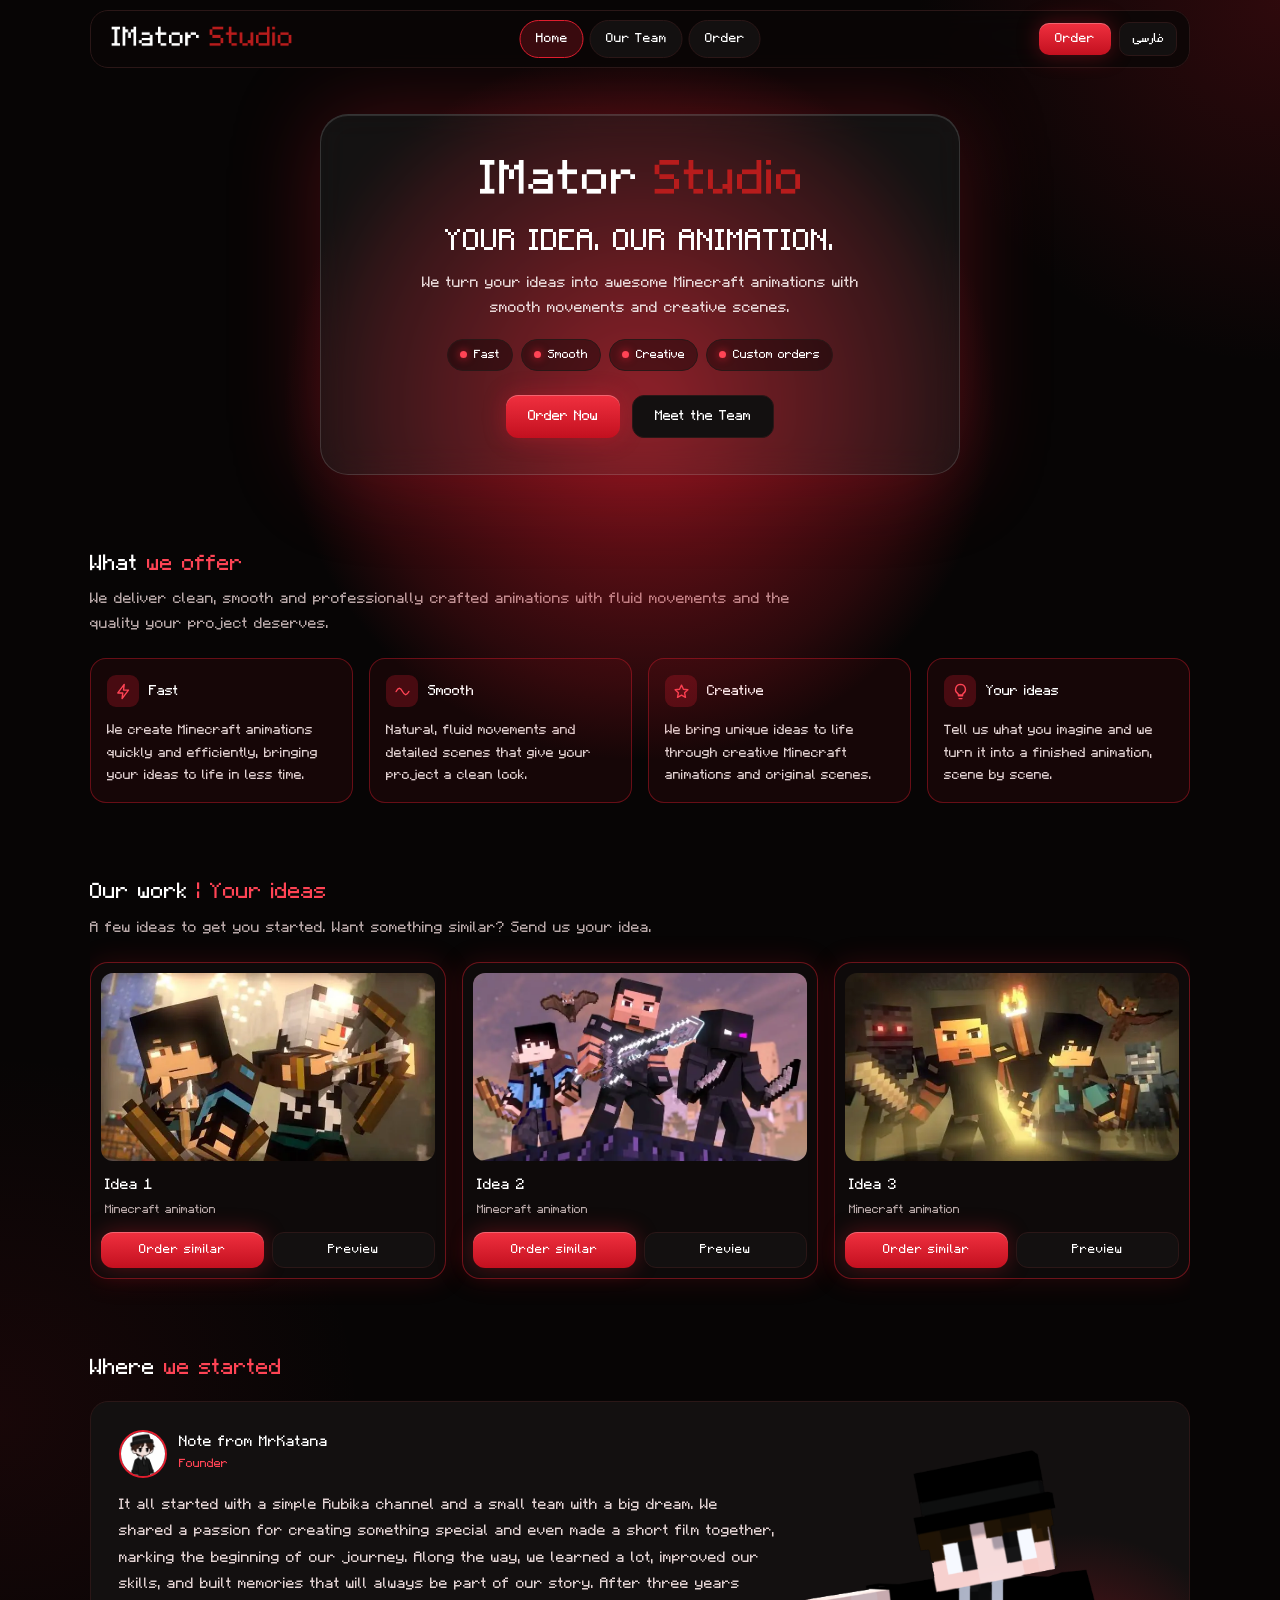
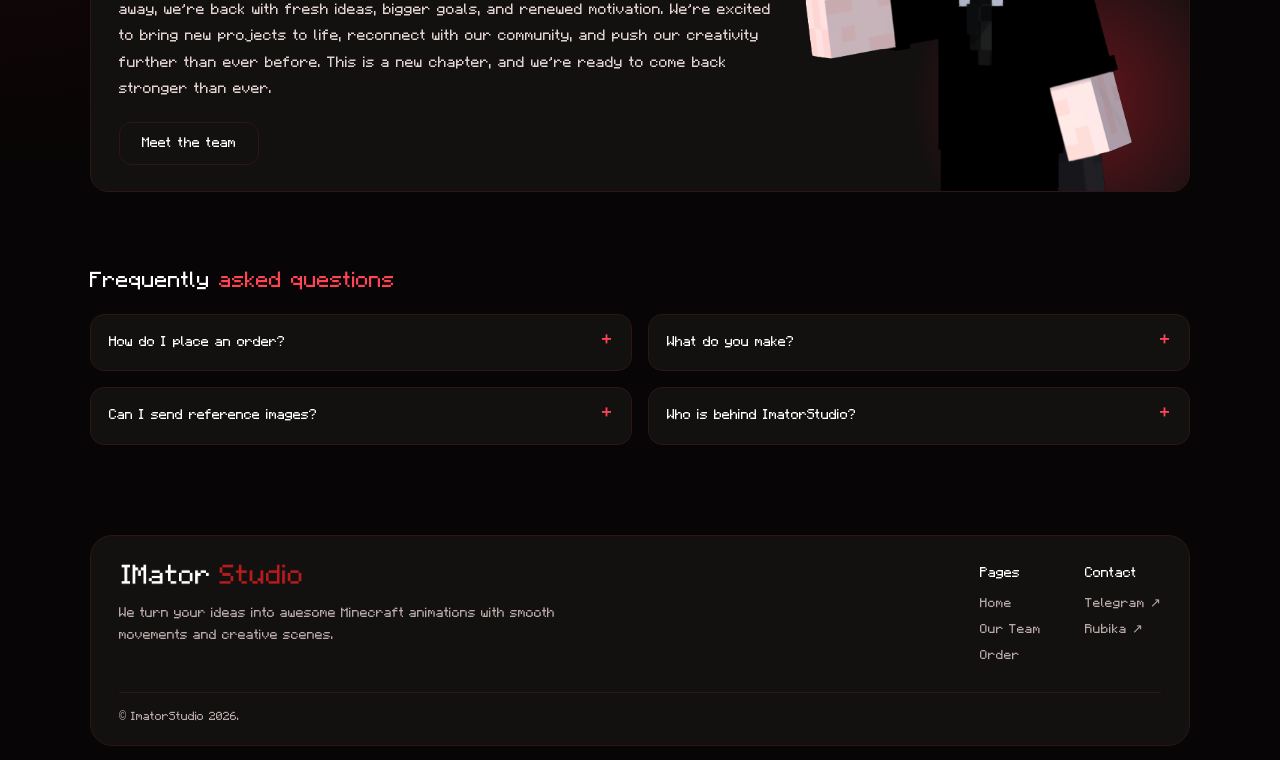
<file: index.html>
<!DOCTYPE html>
<html lang="en"><head>
<meta charset="utf-8"><script>try{if(localStorage.getItem("lang")==="fa"){var h=document.documentElement;h.lang="fa";h.dir="rtl"}}catch(e){}</script><script>if(/^https?:/.test(location.protocol)&&/\.html$/.test(location.pathname)){location.replace(location.pathname.replace(/(^|\/)(index)?\.html$/,"$1").replace(/\.html$/,"")+location.search+location.hash)}</script><meta name="viewport" content="width=device-width, initial-scale=1, viewport-fit=cover">
<title data-i18n="meta.index.title">ImatorStudio | Custom Minecraft Animation Studio</title><meta name="description" content="ImatorStudio makes fast, smooth and creative custom Minecraft animations from your ideas. See our work and order your animation on Telegram or Rubika." data-i18n-attr="content:meta.index.desc"><meta name="robots" content="index, follow, max-image-preview:large, max-snippet:-1"><link rel="canonical" href="https://imatorstudio.ir/"><meta name="theme-color" content="#0b0b12"><meta property="og:type" content="website"><meta property="og:site_name" content="ImatorStudio"><meta property="og:title" content="ImatorStudio | Custom Minecraft Animation Studio"><meta property="og:description" content="ImatorStudio makes fast, smooth and creative custom Minecraft animations from your ideas. See our work and order your animation on Telegram or Rubika."><meta property="og:url" content="https://imatorstudio.ir/"><meta property="og:image" content="https://imatorstudio.ir/images/og-image.png"><meta property="og:image:alt" content="ImatorStudio Minecraft animation studio"><meta property="og:locale" content="en_US"><meta property="og:locale:alternate" content="fa_IR"><meta name="twitter:card" content="summary_large_image"><meta name="twitter:title" content="ImatorStudio | Custom Minecraft Animation Studio"><meta name="twitter:description" content="ImatorStudio makes fast, smooth and creative custom Minecraft animations from your ideas. See our work and order your animation on Telegram or Rubika."><meta name="twitter:image" content="https://imatorstudio.ir/images/og-image.png"><script type="application/ld+json">{"@context":"https://schema.org","@graph":[{"@type":"Organization","@id":"https://imatorstudio.ir/#org","name":"ImatorStudio","url":"https://imatorstudio.ir/","logo":"https://imatorstudio.ir/images/logo.webp","image":"https://imatorstudio.ir/images/og-image.png","description":"Minecraft animation studio creating custom, smooth and creative animations from your ideas.","founder":{"@type":"Person","name":"MrKatana"},"sameAs":["https://t.me/MrKatana_Real","https://rubika.ir/@ImatorStudioSupport","https://www.youtube.com/@MrKatanaChannel","https://discord.gg/VsxPGXaeUb","https://www.instagram.com/_mrkatana_"]},{"@type":"WebSite","@id":"https://imatorstudio.ir/#website","url":"https://imatorstudio.ir/","name":"ImatorStudio","publisher":{"@id":"https://imatorstudio.ir/#org"},"inLanguage":["en","fa"]},{"@type":"FAQPage","mainEntity":[{"@type":"Question","name":"How do I place an order?","acceptedAnswer":{"@type":"Answer","text":"Message us on Telegram or Rubika with your idea, details and any reference images. The order page has both links."}},{"@type":"Question","name":"What do you make?","acceptedAnswer":{"@type":"Answer","text":"Custom Minecraft animations, built from your ideas with smooth movements and creative scenes."}},{"@type":"Question","name":"Can I send reference images?","acceptedAnswer":{"@type":"Answer","text":"Yes. Reference images help us understand your idea, so send as many as you like with your message."}},{"@type":"Question","name":"Who is behind ImatorStudio?","acceptedAnswer":{"@type":"Answer","text":"A small team led by founder MrKatana. You can meet everyone on the team page."}}]}]}</script>
<link rel="icon" type="image/webp" href="images/favicon.webp"><link rel="apple-touch-icon" href="images/favicon.webp">
<link rel="stylesheet" href="css/style.css">
</head><body>
<header><div class="bar">
<a class="brand" href="/"><img src="images/logo.webp" alt="ImatorStudio"></a>
<nav class="main" id="menu" aria-label="Main navigation" data-i18n-attr="aria-label:aria.nav"><a href="/" data-i18n="nav.home">Home</a><a href="/team" data-i18n="nav.team">Our Team</a><a href="/order" data-i18n="nav.order">Order</a></nav>
<div class="right"><a class="btn sm" href="/order" data-i18n="nav.order">Order</a>
<button class="btn ghost sm lang" id="langBtn" type="button" aria-label="Switch language" data-i18n-attr="aria-label:aria.lang">فارسی</button>
<button class="burger" type="button" aria-label="Menu" data-i18n-attr="aria-label:aria.menu" aria-expanded="false" aria-controls="menu"><i></i><i></i><i></i></button></div>
</div></header>
<main>
<section class="hero" style="margin-top:46px">
<div class="hero-card">
<img class="logo" src="images/logo.webp" alt="ImatorStudio">
<h1 class="px" data-i18n="hero.h1">Your idea. Our animation.</h1>
<p class="lead" data-i18n="about.blurb">We turn your ideas into awesome Minecraft animations with smooth movements and creative scenes.</p>
<div class="chips"><span class="chip" data-i18n="chip.fast">Fast</span><span class="chip" data-i18n="chip.smooth">Smooth</span><span class="chip" data-i18n="chip.creative">Creative</span><span class="chip" data-i18n="chip.custom">Custom orders</span></div>
<div class="cta"><a class="btn" href="/order" data-i18n="hero.order">Order Now</a><a class="btn ghost" href="/team" data-i18n="hero.meet">Meet the Team</a></div>
</div></section>

<section class="reveal"><h2 class="t" data-i18n="offer.h2">What <b>we offer</b></h2>
<p class="sub" data-i18n="offer.sub">We deliver clean, smooth and professionally crafted animations with fluid movements and the quality your project deserves.</p>
<div class="grid g4">
<article class="feat"><h3><span class="ic"><svg viewBox="0 0 24 24"><path d="M13 2 4 14h7l-1 8 9-12h-7z"/></svg></span><span data-i18n="feat.fast">Fast</span></h3><p data-i18n="feat.fast.p">We create Minecraft animations quickly and efficiently, bringing your ideas to life in less time.</p></article>
<article class="feat"><h3><span class="ic"><svg viewBox="0 0 24 24"><path d="M3 12c3-6 6-6 9 0s6 6 9 0"/></svg></span><span data-i18n="feat.smooth">Smooth</span></h3><p data-i18n="feat.smooth.p">Natural, fluid movements and detailed scenes that give your project a clean look.</p></article>
<article class="feat"><h3><span class="ic"><svg viewBox="0 0 24 24"><path d="m12 3 2.7 5.800 6.300.800-4.600 4.300 1.200 6.300L12 17.200 6.400 20.200l1.200-6.300L3 9.600l6.300-.800z"/></svg></span><span data-i18n="feat.creative">Creative</span></h3><p data-i18n="feat.creative.p">We bring unique ideas to life through creative Minecraft animations and original scenes.</p></article>
<article class="feat"><h3><span class="ic"><svg viewBox="0 0 24 24"><path d="M9 18h6M10 22h4M12 2a7 7 0 0 0-4 12.700c.6.500 1 1.200 1 2V17h6v-.300c0-.800.400-1.500 1-2A7 7 0 0 0 12 2z"/></svg></span><span data-i18n="feat.ideas">Your ideas</span></h3><p data-i18n="feat.ideas.p">Tell us what you imagine and we turn it into a finished animation, scene by scene.</p></article>
</div></section>

<section class="reveal"><h2 class="t" data-i18n="work.h2">Our work <b>| Your ideas</b></h2>
<p class="sub" data-i18n="work.sub1">A few ideas to get you started. Want something similar? Send us your idea.</p>
<div class="grid g3 reveal"><article class="work"><div class="th"><img src="images/order-example-1.webp" alt="Minecraft animation idea 1 by ImatorStudio" loading="lazy"></div><h3 data-i18n="work.idea1">Idea 1</h3><small data-i18n="work.small">Minecraft animation</small><div class="btns"><a class="btn" href="/order" data-i18n="work.similar">Order similar</a><a class="btn ghost" href="images/order-example-1.webp" target="_blank" rel="noopener" data-i18n="work.preview">Preview</a></div></article><article class="work"><div class="th"><img src="images/order-example-2.webp" alt="Minecraft animation idea 2 by ImatorStudio" loading="lazy"></div><h3 data-i18n="work.idea2">Idea 2</h3><small data-i18n="work.small">Minecraft animation</small><div class="btns"><a class="btn" href="/order" data-i18n="work.similar">Order similar</a><a class="btn ghost" href="images/order-example-2.webp" target="_blank" rel="noopener" data-i18n="work.preview">Preview</a></div></article><article class="work"><div class="th"><img src="images/order-example-3.webp" alt="Minecraft animation idea 3 by ImatorStudio" loading="lazy"></div><h3 data-i18n="work.idea3">Idea 3</h3><small data-i18n="work.small">Minecraft animation</small><div class="btns"><a class="btn" href="/order" data-i18n="work.similar">Order similar</a><a class="btn ghost" href="images/order-example-3.webp" target="_blank" rel="noopener" data-i18n="work.preview">Preview</a></div></article></div></section>

<section class="reveal"><h2 class="t" data-i18n="story.h2">Where <b>we started</b></h2>
<div class="glass story" style="margin-top:16px"><div style="position:relative">
<div class="who"><img src="images/team/member-1.webp" alt="MrKatana"><div><b data-i18n="story.note">Note from MrKatana</b><span data-i18n="role.founder">Founder</span></div></div>
<p data-i18n="story.p">It all started with a simple Rubika channel and a small team with a big dream. We shared a passion for creating something special and even made a short film together, marking the beginning of our journey. Along the way, we learned a lot, improved our skills, and built memories that will always be part of our story. After three years away, we're back with fresh ideas, bigger goals, and renewed motivation. We're excited to bring new projects to life, reconnect with our community, and push our creativity further than ever before. This is a new chapter, and we're ready to come back stronger than ever.</p>
<a class="btn ghost" href="/team" data-i18n="hero.meet">Meet the team</a></div>
<img src="images/character.webp" alt="MrKatana, founder of ImatorStudio" loading="lazy"></div></section>

<section class="reveal"><h2 class="t" data-i18n="faq.h2">Frequently <b>asked questions</b></h2>
<div class="grid g2" style="margin-top:16px">
<details><summary data-i18n="faq.q1">How do I place an order?</summary><p data-i18n="faq.a1">Message us on Telegram or Rubika with your idea, details and any reference images. The order page has both links.</p></details>
<details><summary data-i18n="faq.q2">What do you make?</summary><p data-i18n="faq.a2">Custom Minecraft animations, built from your ideas with smooth movements and creative scenes.</p></details>
<details><summary data-i18n="faq.q3">Can I send reference images?</summary><p data-i18n="faq.a3">Yes. Reference images help us understand your idea, so send as many as you like with your message.</p></details>
<details><summary data-i18n="faq.q4">Who is behind ImatorStudio?</summary><p data-i18n="faq.a4">A small team led by founder MrKatana. You can meet everyone on the team page.</p></details>
</div></section>
</main>
<footer><div class="ft"><div class="about"><img src="images/logo.webp" alt="ImatorStudio"><p data-i18n="about.blurb">We turn your ideas into awesome Minecraft animations with smooth movements and creative scenes.</p></div>
<div class="cols"><div><h4 data-i18n="footer.pages">Pages</h4><a href="/" data-i18n="nav.home">Home</a><a href="/team" data-i18n="nav.team">Our Team</a><a href="/order" data-i18n="nav.order">Order</a></div>
<div><h4 data-i18n="footer.contact">Contact</h4><a href="https://t.me/MrKatana_Real" target="_blank" rel="noopener noreferrer" data-i18n="footer.tg">Telegram ↗</a><a href="https://rubika.ir/@ImatorStudioSupport" target="_blank" rel="noopener noreferrer" data-i18n="footer.rb">Rubika ↗</a></div></div></div>
<div class="copy">© ImatorStudio <span class="year"></span>.</div></footer>
<script src="js/lang.js"></script>
<script src="js/main.js"></script>
</body></html>
</file>
<file: css/style.css>
@font-face{font-family:'Minecraft';src:url('../fonts/Minecraft.woff2') format('woff2');font-display:swap}
@font-face{font-family:'RooyinFree';src:url('../fonts/RooyinFree-Regular.ttf') format('truetype');font-display:swap;unicode-range:U+0600-06FF,U+0750-077F,U+08A0-08FF,U+FB50-FDFF,U+FE70-FEFF,U+200C-200D}
:root{--bg:#070505;--surf:#131010;--line:#2b1717;--red:#e11d2e;--red2:#ff4455;--glow:rgba(225,29,46,.35);--mute:#b9a9a9;--px:'Minecraft','RooyinFree','Courier New',monospace;--ease:cubic-bezier(.2,.75,.25,1)}
*{box-sizing:border-box;margin:0}
html{scroll-behavior:smooth}
body{background:var(--bg);color:#fff;font:400 15px/1.65 var(--px);min-height:100dvh;display:flex;flex-direction:column;overflow-x:hidden;
background-image:radial-gradient(520px 520px at 100% 0,rgba(225,29,46,.18),transparent 70%),radial-gradient(520px 520px at 0 60%,rgba(225,29,46,.08),transparent 70%)}
img{max-width:100%;display:block}a{color:inherit}
.px{font-family:var(--px);font-weight:400;letter-spacing:.03em;text-transform:uppercase}
/* header */
header{position:sticky;top:calc(env(safe-area-inset-top,0px) + 10px);z-index:50;width:min(1100px,calc(100% - 24px));margin:10px auto 0}
.bar{position:relative;display:flex;align-items:center;gap:10px;height:58px;padding:0;padding-inline:18px 12px;border:1px solid var(--line);border-radius:18px;background:rgba(10,7,7,.82);backdrop-filter:blur(14px)}
.brand img{height:30px;width:auto}
nav.main{position:absolute;left:50%;transform:translateX(-50%);display:flex;gap:6px}
nav.main a{font-size:13px;font-weight:500;text-decoration:none;padding:7px 15px;border:1px solid var(--line);border-radius:99px;background:var(--surf);transition:.2s}
nav.main a:hover{border-color:var(--red);box-shadow:0 0 14px var(--glow)}
nav.main a[aria-current]{background:rgba(225,29,46,.22);border-color:var(--red)}
.right{margin-inline-start:auto;display:flex;gap:8px;align-items:center}
.burger{background:var(--surf);border:1px solid var(--line);border-radius:12px;color:#fff;font:11px var(--px);height:36px;padding:0 11px;cursor:pointer}

.burger{display:none;width:40px;flex-direction:column;justify-content:center;gap:5px;padding:0 10px}
.burger i{display:block;height:2px;background:#fff;transition:.25s}
.burger[aria-expanded=true] i:first-child{transform:translateY(7px) rotate(45deg)}
.burger[aria-expanded=true] i:nth-child(2){opacity:0}
.burger[aria-expanded=true] i:last-child{transform:translateY(-7px) rotate(-45deg)}
@media(max-width:820px){.burger{display:flex}nav.main{display:none;left:0;right:0;top:calc(100% + 8px);transform:none;flex-direction:column;padding:10px;background:rgba(14,10,10,.96);border:1px solid var(--line);border-radius:18px}nav.main.open{display:flex}nav.main a{text-align:center;padding:11px}}
/* buttons */
.btn{display:inline-flex;align-items:center;justify-content:center;gap:9px;font:14px var(--px);text-decoration:none;color:#fff;background:linear-gradient(180deg,#f0303f,#c3101f);border:0;border-radius:12px;padding:12px 22px;box-shadow:0 0 22px var(--glow),inset 0 1px 0 rgba(255,255,255,.25);transition:transform .15s,box-shadow .2s;cursor:pointer}
.btn:hover{transform:translateY(-2px);box-shadow:0 0 34px rgba(225,29,46,.6),inset 0 1px 0 rgba(255,255,255,.25)}
.btn.ghost{background:var(--surf);border:1px solid var(--line);box-shadow:none}.btn.ghost:hover{border-color:var(--red);box-shadow:0 0 18px var(--glow)}
.btn.sm{padding:8px 16px;font-size:13px;border-radius:10px}.btn img{width:20px;height:20px}
/* layout */
main{overflow-x:clip;flex:1;width:min(1100px,calc(100% - 28px));margin:0 auto;padding-bottom:30px}
section{margin-top:70px}
h2.t{font-size:22px;font-weight:600;margin-bottom:6px}h2.t b{color:var(--red2);font-weight:600}
.sub{color:var(--mute);max-width:720px;margin-bottom:22px}
.glass{border:1px solid var(--line);background:var(--surf);border-radius:18px}
/* hero */
.hero{position:relative;margin-top:46px;text-align:center}
.hero::before{content:"";position:absolute;left:50%;top:-70px;width:min(720px,100%);aspect-ratio:1;transform:translateX(-50%);border-radius:50%;background:radial-gradient(circle,rgba(225,29,46,.6),rgba(225,29,46,.16) 55%,transparent 70%);pointer-events:none}
.hero-card{position:relative;max-width:640px;margin:0 auto;padding:40px 26px 36px;border:1px solid rgba(255,255,255,.14);border-radius:28px;background:rgba(255,255,255,.055);backdrop-filter:blur(16px);box-shadow:0 0 90px rgba(225,29,46,.28),inset 0 1px 0 rgba(255,255,255,.12)}
.hero-card .logo{width:min(330px,80%);margin:0 auto 14px}
.hero h1{font-size:clamp(20px,3.6vw,30px);line-height:1.3;margin-bottom:10px}
.hero p.lead{color:#e9d9d9;max-width:480px;margin:0 auto}
.chips{display:flex;flex-wrap:wrap;gap:8px;justify-content:center;margin:18px 0 24px}
.chip{display:inline-flex;align-items:center;gap:7px;font-size:12px;padding:5px 12px;border:1px solid var(--line);border-radius:99px;background:rgba(0,0,0,.4)}
.chip::before{content:"";width:7px;height:7px;border-radius:50%;background:var(--red2);box-shadow:0 0 8px var(--red)}
.cta{display:flex;flex-wrap:wrap;gap:12px;justify-content:center}
/* cards */
.grid{display:grid;gap:16px}.g4{grid-template-columns:repeat(4,1fr)}.g3{grid-template-columns:repeat(3,1fr)}.g2{grid-template-columns:repeat(2,1fr)}
@media(max-width:900px){.g4{grid-template-columns:repeat(2,1fr)}.g3{grid-template-columns:1fr}}
@media(max-width:560px){.g4,.g2{grid-template-columns:1fr}}
.stat{padding:18px 20px;background:#1a1313}
.stat b{display:block;font:30px var(--px);color:var(--red2);line-height:1.2}.stat span{color:var(--mute);font-size:14px}
.feat{padding:16px;border:1px solid rgba(225,29,46,.4);border-radius:16px;background:rgba(225,29,46,.07);transition:.25s var(--ease)}
.feat:hover{transform:translateY(-4px);box-shadow:0 8px 30px rgba(225,29,46,.22)}
.feat h3{display:flex;align-items:center;gap:10px;font-size:14px;font-weight:600;margin-bottom:12px}
.ic{width:32px;height:32px;display:grid;place-items:center;border-radius:9px;background:rgba(225,29,46,.25);color:var(--red2)}
.ic svg{width:17px;height:17px;fill:none;stroke:currentColor;stroke-width:2;stroke-linecap:round;stroke-linejoin:round}
.feat p{font-size:13.5px;color:#e2d2d2}
/* work cards (hexpack-like) */
.work{padding:10px;border:1px solid rgba(225,29,46,.45);border-radius:18px;background:#0e0a0a;box-shadow:0 0 28px rgba(225,29,46,.16);transition:.3s var(--ease)}
.work:hover{transform:translateY(-5px);box-shadow:0 0 44px rgba(225,29,46,.4)}
.work .th{border-radius:12px;overflow:hidden;aspect-ratio:16/9;background:#000}
.work .th img{width:100%;height:100%;object-fit:cover;transition:transform .5s var(--ease)}.work:hover .th img{transform:scale(1.06)}
.work h3{margin:12px 4px 2px;font-size:15px;font-weight:600}.work small{display:block;margin:0 4px 12px;color:var(--mute);font-size:12px}
.work .btns{display:grid;grid-template-columns:1fr 1fr;gap:8px}.work .btn{padding:9px 8px;font-size:12.5px}
/* story */
.story{display:grid;grid-template-columns:1fr 360px;gap:24px;align-items:stretch;padding:28px 28px 0;overflow:hidden;position:relative}
.story::before{content:"";position:absolute;inset-inline-end:-60px;bottom:-80px;width:340px;height:340px;border-radius:50%;background:radial-gradient(circle,rgba(225,29,46,.4),transparent 70%)}
.story .who{display:flex;align-items:center;gap:12px;margin-bottom:14px}
.story .who img{width:48px;height:48px;border-radius:50%;object-fit:cover;border:2px solid var(--red)}
.story .who b{display:block;line-height:1.2}.story .who span{font-size:12px;color:var(--red2)}
.story>div:first-child{display:flex;flex-direction:column;justify-content:center;align-items:flex-start;padding-bottom:26px}
.story p{color:#e2d2d2;font-size:15px;line-height:1.75;padding-bottom:20px}.story .btn{margin-bottom:0}
.story>img{position:relative;width:360px;max-width:100%;align-self:end;display:block}
@media(max-width:820px){.story{grid-template-columns:1fr;padding:22px 20px 0}.story>div:first-child{padding-bottom:8px}.story p{font-size:14px}.story>img{margin:auto;width:260px}}
/* faq */
details{align-self:start;padding:16px 18px;border:1px solid var(--line);border-radius:14px;background:var(--surf);transition:border-color .2s}
details[open],details:hover{border-color:rgba(225,29,46,.6)}
summary{cursor:pointer;font-weight:600;font-size:14px;list-style:none;display:flex;justify-content:space-between;gap:10px}
summary::-webkit-details-marker{display:none}summary::after{content:"+";color:var(--red2);font-size:18px;line-height:1}
details[open] summary::after{content:"–"}details p{margin-top:10px;color:var(--mute);font-size:13.5px}
/* page head */
.page-head{text-align:center;margin-top:50px;position:relative}
.page-head::before{content:"";position:absolute;left:50%;top:-60px;width:520px;max-width:100%;aspect-ratio:1;transform:translateX(-50%);border-radius:50%;background:radial-gradient(circle,rgba(225,29,46,.42),transparent 68%);pointer-events:none}
.page-head>*{position:relative}.page-head h1{font-size:clamp(28px,5vw,44px);margin-bottom:10px}.page-head p{color:#e2d2d2;max-width:540px;margin:auto}
.order-card{max-width:760px;margin:34px auto 0;padding:34px 24px;text-align:center;border-color:rgba(225,29,46,.5);box-shadow:0 0 60px rgba(225,29,46,.2)}
.order-card h2{margin-bottom:8px}.order-card p{color:var(--mute);max-width:500px;margin:0 auto 22px}
.step{padding:18px 20px}.step b{font:26px var(--px);color:var(--red2);display:block}.step h3{font-size:15px;margin:4px 0}.step p{color:var(--mute);font-size:13.5px}
/* team */
.team-grid{display:grid;grid-template-columns:repeat(auto-fit,minmax(250px,1fr));gap:18px;margin-top:34px}
.member{text-align:center;overflow:hidden;transition:.3s var(--ease)}
.member:hover{transform:translateY(-5px);border-color:var(--red);box-shadow:0 0 40px rgba(225,29,46,.3)}
.cover{height:84px;background:radial-gradient(120px 90px at 50% 100%,rgba(225,29,46,.7),transparent),linear-gradient(#1c0b0b,#130d0d)}
.body{padding:0 20px 24px}
.avatar{position:relative;width:96px;height:96px;border-radius:50%;margin:-48px auto 12px;border:4px solid var(--surf);background:var(--red);display:grid;place-items:center;overflow:hidden}
.avatar::before{content:attr(data-fallback);font:24px var(--px)}.avatar img{position:absolute;inset:0;width:100%;height:100%;object-fit:cover}
.member h2{font-size:18px;font-weight:600}.handle{color:var(--red2);font-size:13px;margin-bottom:8px}.bio{color:var(--mute);font-size:13.5px;min-height:44px}
.role{display:inline-block;margin:14px 0;font-size:12px;font-weight:600;padding:4px 12px;border-radius:99px;background:rgba(225,29,46,.2);border:1px solid rgba(225,29,46,.5)}
.social{display:flex;justify-content:center;gap:8px}
.social a{width:38px;height:38px;display:grid;place-items:center;border:1px solid var(--line);border-radius:50%;background:#1a1313;transition:.2s}
.social a:hover{border-color:var(--red);box-shadow:0 0 14px var(--glow);transform:translateY(-2px)}.social img{width:18px;height:18px}
/* footer */
footer{width:min(1100px,calc(100% - 24px));margin:60px auto 14px;padding:26px 28px 18px;border:1px solid var(--line);border-radius:22px;background:var(--surf)}
.ft{display:flex;justify-content:space-between;gap:30px;flex-wrap:wrap}
.ft .about{max-width:440px}.ft .about img{height:30px;margin-bottom:10px}.ft .about p{color:var(--mute);font-size:13.5px}
.ft .cols{display:flex;gap:44px}.ft h4{font-size:14px;margin-bottom:8px}.ft a{display:block;color:var(--mute);font-size:13px;text-decoration:none;margin:5px 0}.ft a:hover{color:#fff}
.ft .social{justify-content:flex-start;margin-top:14px}
.copy{border-top:1px solid var(--line);margin-top:20px;padding-top:14px;font-size:12px;color:var(--mute)}
.js .reveal{opacity:0;transform:translateY(18px);transition:opacity .6s var(--ease),transform .6s var(--ease)}.js .reveal.in{opacity:1;transform:none}
@media(prefers-reduced-motion:reduce){*{transition:none!important}.js .reveal{opacity:1;transform:none}}

/* single font: Minecraft */
*{font-family:var(--px)!important;font-weight:400!important}
.hero h1,.page-head h1{letter-spacing:0;text-align:center}
.hero-card{text-align:center}

/* 404 */
.nf-card{max-width:640px;margin:34px auto 0;padding:34px 26px 32px;text-align:center;position:relative;overflow:hidden}
.nf-card::before{content:"";position:absolute;left:50%;top:-90px;width:420px;max-width:100%;aspect-ratio:1;transform:translateX(-50%);border-radius:50%;background:radial-gradient(circle,rgba(225,29,46,.35),transparent 70%);pointer-events:none}
.nf-card>*{position:relative}
.nf-code{font-size:clamp(64px,16vw,120px);line-height:1;color:#fff;text-shadow:0 0 40px var(--glow)}
.nf-code span{color:var(--red2)}
.nf-img{width:120px;height:auto;margin:6px auto 4px;image-rendering:pixelated;display:block}
.nf-card h2{margin:10px 0 22px}.nf-card p{color:var(--mute);max-width:440px;margin:0 auto 20px}
.nf-card .cta{display:flex;gap:10px;justify-content:center;flex-wrap:wrap}

/* language button */
.btn.lang{min-width:58px;padding:8px 12px}

/* Persian / RTL */
html[lang=fa]{--px:'RooyinFree','Minecraft','Courier New',monospace}
html[lang=fa] body{line-height:1.9}
html[lang=fa] .px,html[lang=fa] *{letter-spacing:0!important;text-transform:none!important}
html[lang=fa] .feat h3,html[lang=fa] .work h3,html[lang=fa] summary{line-height:1.6}
@media(min-width:821px){html[dir=rtl] .story>img{transform:scaleX(-1)}}
/* handles like @name always read left-to-right, even on the RTL (Persian) layout */
.handle{direction:ltr;unicode-bidi:isolate}
</file>
